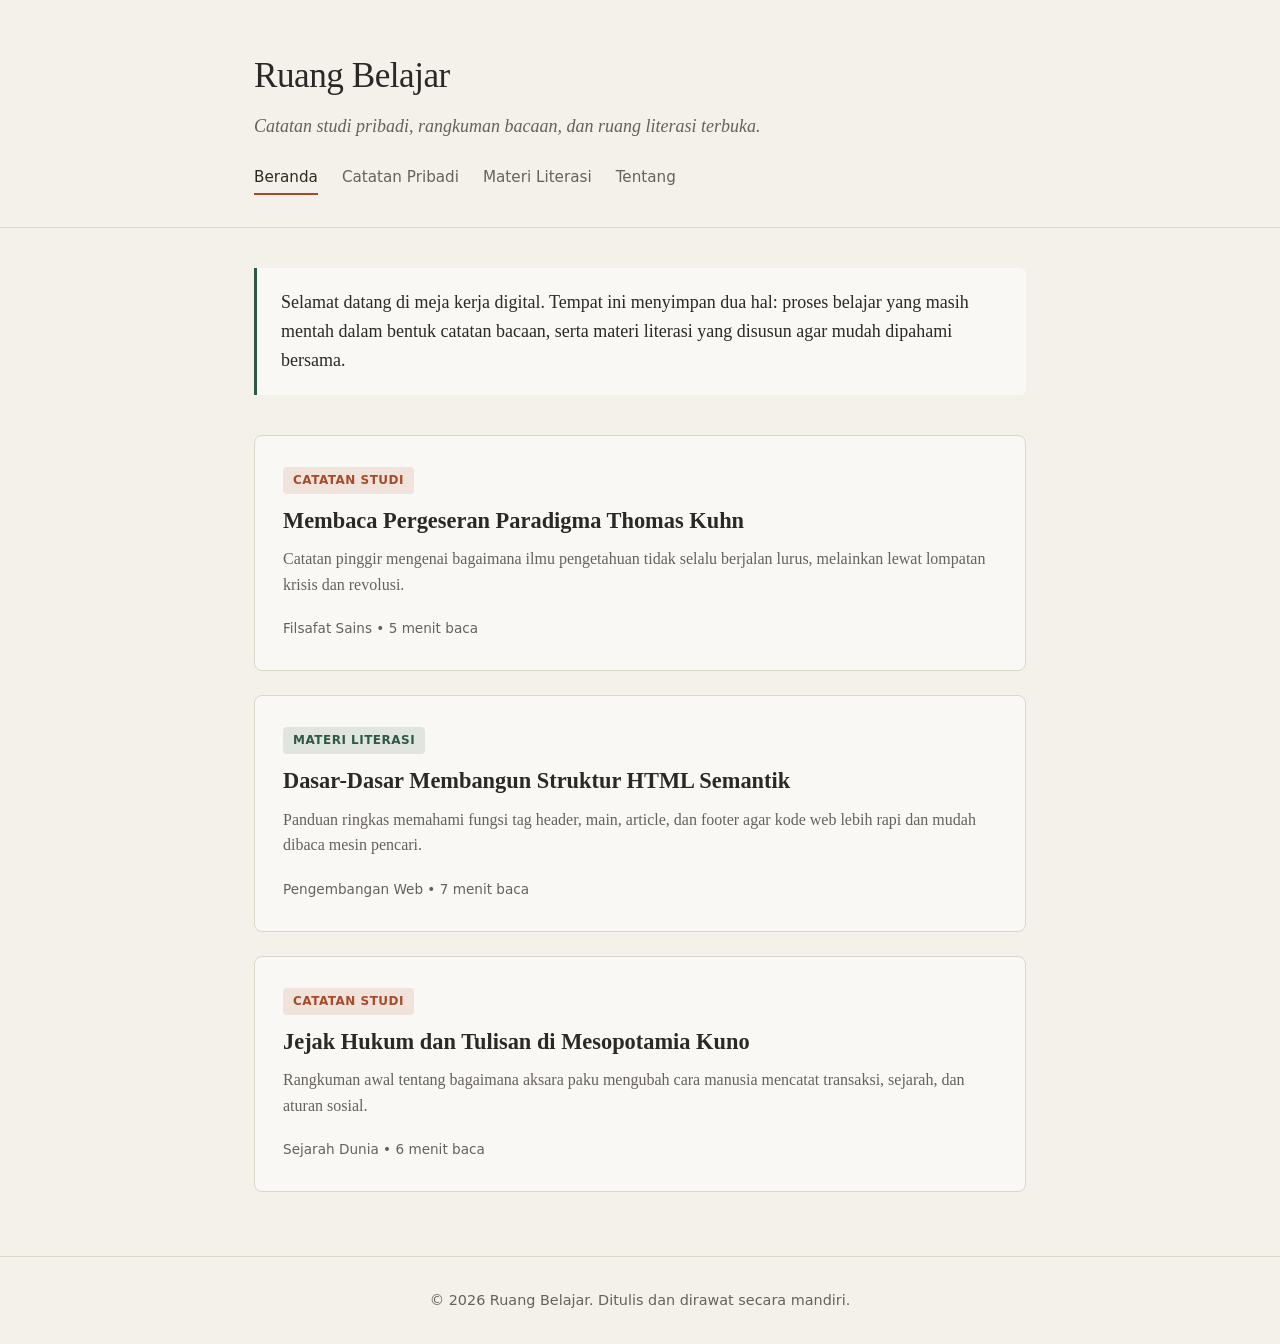
<file: ruang_belajar.html>
<!doctype html>
<html lang="id">
  <head>
    <meta charset="UTF-8" />
    <meta name="viewport" content="width=device-width, initial-scale=1.0" />
    <title>Ruang Belajar — Arsip Pemikiran & Literasi</title>
    <link rel="stylesheet" href="style.css" />
  </head>
  <body>
    <header class="site-header">
      <div class="container">
        <h1 class="site-title">Ruang Belajar</h1>
        <p class="site-subtitle">
          Catatan studi pribadi, rangkuman bacaan, dan ruang literasi terbuka.
        </p>
        <nav class="main-nav">
          <a href="ruang_belajar.html" class="active">Beranda</a>
          <a href="catatan-pribadi.html">Catatan Pribadi</a>
          <a href="materi-literasi.html">Materi Literasi</a>
          <a href="tentang.html">Tentang</a>
        </nav>
      </div>
    </header>

    <main class="container">
      <!-- Pengantar Singkat -->
      <section class="intro-box">
        <p>
          Selamat datang di meja kerja digital. Tempat ini menyimpan dua hal:
          proses belajar yang masih mentah dalam bentuk catatan bacaan, serta
          materi literasi yang disusun agar mudah dipahami bersama.
        </p>
      </section>

      <!-- Daftar Tulisan / Modul -->
      <section class="content-grid">
        <article class="card">
          <span class="badge badge-pribadi">Catatan Studi</span>
          <h2><a href="#">Membaca Pergeseran Paradigma Thomas Kuhn</a></h2>
          <p>
            Catatan pinggir mengenai bagaimana ilmu pengetahuan tidak selalu
            berjalan lurus, melainkan lewat lompatan krisis dan revolusi.
          </p>
          <span class="meta">Filsafat Sains • 5 menit baca</span>
        </article>

        <article class="card">
          <span class="badge badge-literasi">Materi Literasi</span>
          <h2><a href="#">Dasar-Dasar Membangun Struktur HTML Semantik</a></h2>
          <p>
            Panduan ringkas memahami fungsi tag header, main, article, dan
            footer agar kode web lebih rapi dan mudah dibaca mesin pencari.
          </p>
          <span class="meta">Pengembangan Web • 7 menit baca</span>
        </article>

        <article class="card">
          <span class="badge badge-pribadi">Catatan Studi</span>
          <h2><a href="#">Jejak Hukum dan Tulisan di Mesopotamia Kuno</a></h2>
          <p>
            Rangkuman awal tentang bagaimana aksara paku mengubah cara manusia
            mencatat transaksi, sejarah, dan aturan sosial.
          </p>
          <span class="meta">Sejarah Dunia • 6 menit baca</span>
        </article>
      </section>
    </main>

    <footer class="site-footer">
      <div class="container">
        <p>&copy; 2026 Ruang Belajar. Ditulis dan dirawat secara mandiri.</p>
      </div>
    </footer>
  </body>
</html>
</file>
<file: style.css>
:root {
  --bg-paper: #f4f1ea;
  --bg-card: #faf8f5;
  --text-ink: #2b2927;
  --text-muted: #66615b;
  --border-line: #dcd6c8;
  --accent-literasi: #2e5a44;
  --accent-pribadi: #a64b2a;
}

* {
  box-sizing: border-box;
  margin: 0;
  padding: 0;
}

body {
  background-color: var(--bg-paper);
  color: var(--text-ink);
  font-family: Georgia, "Times New Roman", serif;
  font-size: 18px;
  line-height: 1.6;
}

.container {
  max-width: 820px;
  margin: 0 auto;
  padding: 0 24px;
}

/* Header & Navigasi */
.site-header {
  padding: 48px 0 32px;
  border-bottom: 1px solid var(--border-line);
  margin-bottom: 40px;
}

.site-logo {
  width: 80px;
  height: 80px;
  margin-right: 16px;
  object-fit: cover;
  border-radius: 50%;
  border: 1px solid var(--border-line);
}

.brand-row {
  display: flex;
  align-items: center;
  gap: 20px;
}

.site-title {
  font-size: 2.2rem;
  font-weight: normal;
  letter-spacing: -0.5px;
  margin-bottom: 8px;
}

.site-subtitle {
  color: var(--text-muted);
  font-style: italic;
  margin-bottom: 24px;
}

.main-nav {
  display: flex;
  gap: 24px;
  font-family:
    system-ui,
    -apple-system,
    sans-serif;
  font-size: 0.95rem;
}

.main-nav a {
  text-decoration: none;
  color: var(--text-muted);
  padding-bottom: 4px;
  border-bottom: 2px solid transparent;
  transition:
    color 0.2s,
    border-color 0.2s;
}

.main-nav a:hover,
.main-nav a.active {
  color: var(--text-ink);
  border-bottom-color: var(--accent-pribadi);
}

/* Kotak Pengantar */
.intro-box {
  background-color: var(--bg-card);
  border-left: 3px solid var(--accent-literasi);
  padding: 20px 24px;
  margin-bottom: 40px;
  border-radius: 0 6px 6px 0;
}

/* Daftar Kartu Konten */
.content-grid {
  display: flex;
  flex-direction: column;
  gap: 24px;
}

.card {
  background-color: var(--bg-card);
  border: 1px solid var(--border-line);
  padding: 28px;
  border-radius: 8px;
  transition:
    transform 0.2s ease,
    box-shadow 0.2s ease;
}

.card:hover {
  transform: translateY(-2px);
  box-shadow: 0 6px 16px rgba(43, 41, 39, 0.06);
}

.badge {
  display: inline-block;
  font-family:
    system-ui,
    -apple-system,
    sans-serif;
  font-size: 0.75rem;
  font-weight: 600;
  text-transform: uppercase;
  letter-spacing: 0.5px;
  padding: 4px 10px;
  border-radius: 4px;
  margin-bottom: 12px;
}

.badge-pribadi {
  background-color: rgba(166, 75, 42, 0.12);
  color: var(--accent-pribadi);
}

.badge-literasi {
  background-color: rgba(46, 90, 68, 0.12);
  color: var(--accent-literasi);
}

.card h2 {
  font-size: 1.4rem;
  margin-bottom: 10px;
  line-height: 1.35;
}

.card h2 a {
  text-decoration: none;
  color: var(--text-ink);
}

.card h2 a:hover {
  text-decoration: underline;
}

.card p {
  color: var(--text-muted);
  font-size: 1rem;
  margin-bottom: 16px;
}

.meta {
  font-family:
    system-ui,
    -apple-system,
    sans-serif;
  font-size: 0.85rem;
  color: var(--text-muted);
}

/* Footer */
.site-footer {
  margin-top: 64px;
  padding: 32px 0;
  border-top: 1px solid var(--border-line);
  text-align: center;
  font-family:
    system-ui,
    -apple-system,
    sans-serif;
  font-size: 0.9rem;
  color: var(--text-muted);
}
.brand-link,
.brand-title-link {
    text-decoration: none;
    color: inherit;
    display: inline-flex;
    align-items: center;
}
</file>
